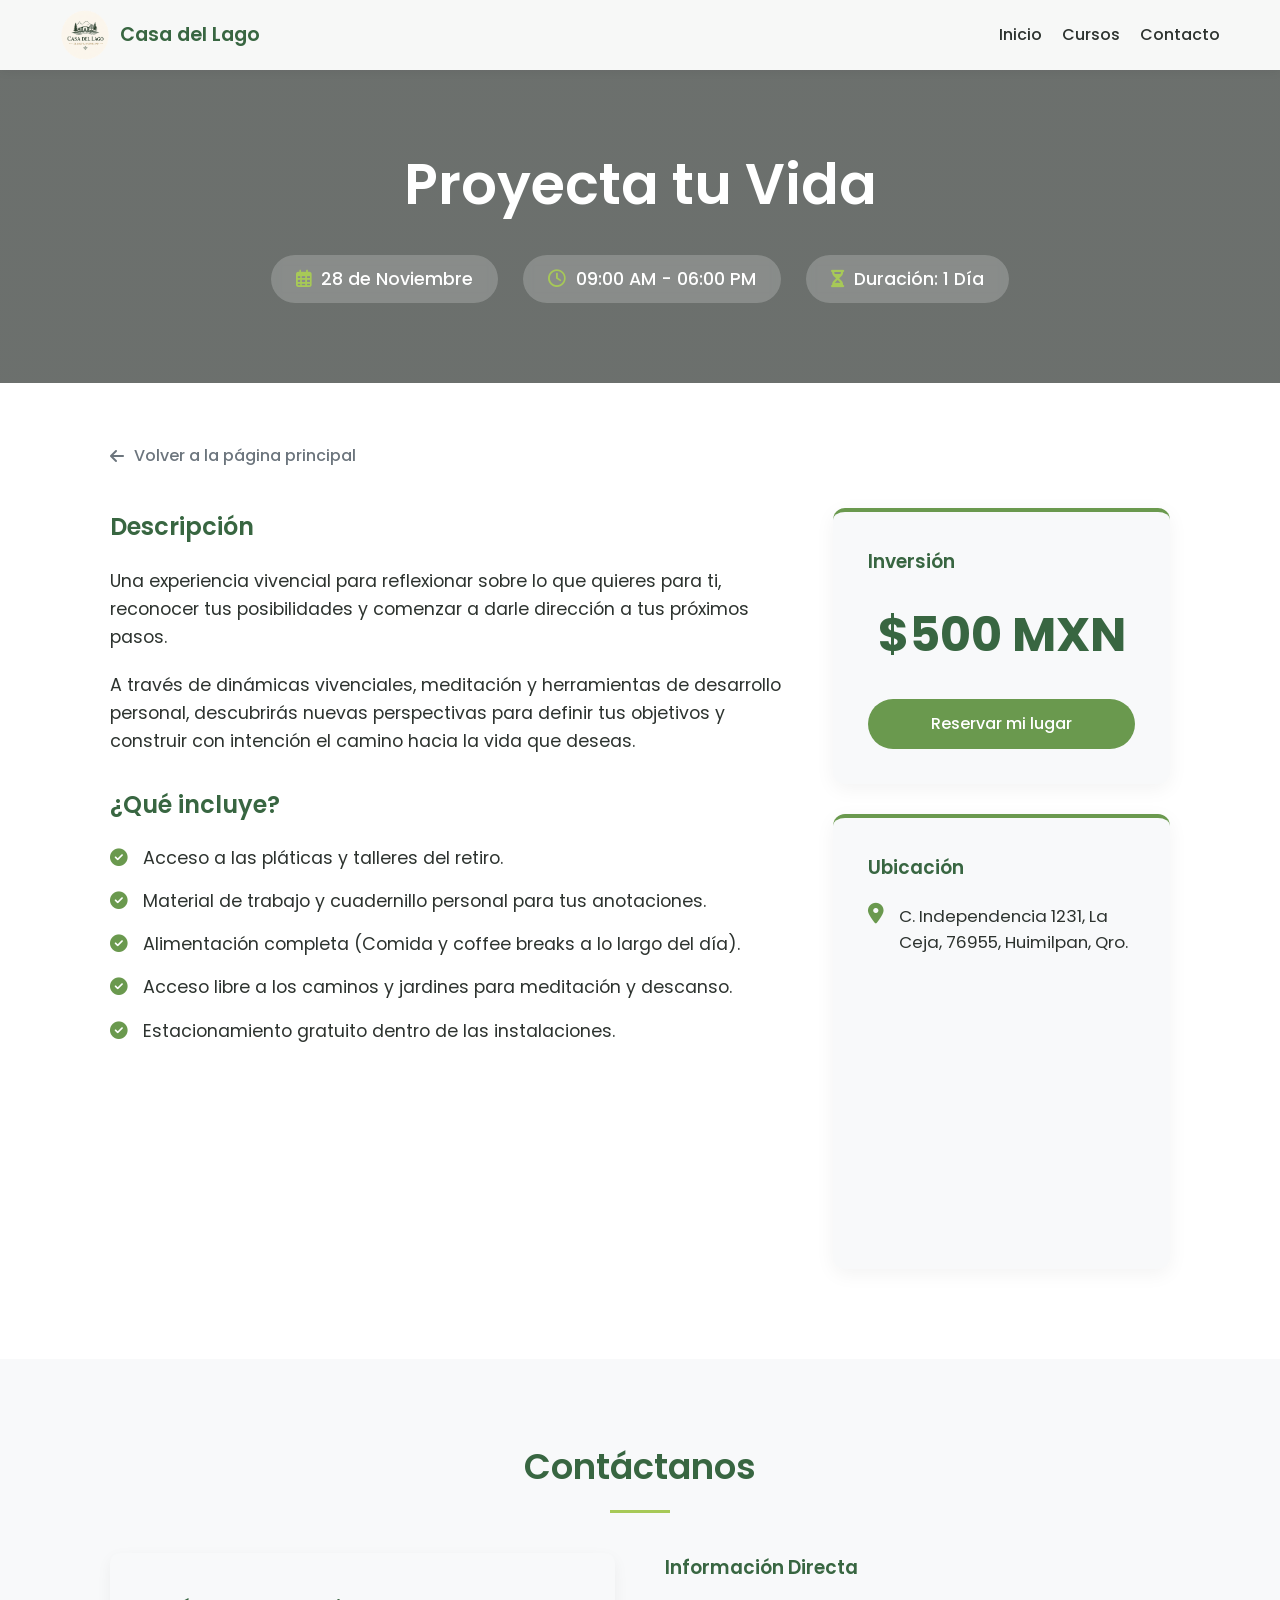
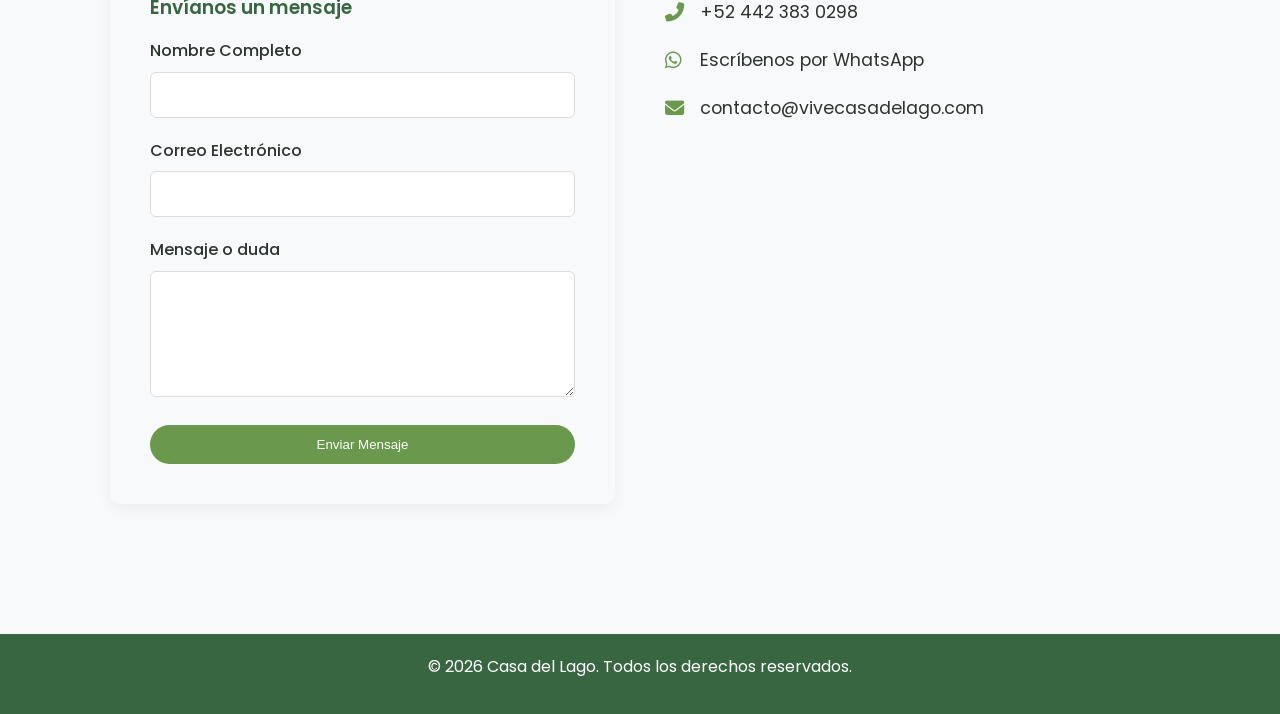
<file: curso-detalle.html>
<!DOCTYPE html>
<html lang="es">
<head>
    <meta charset="UTF-8">
    <meta name="viewport" content="width=device-width, initial-scale=1.0">
    <title>Detalle del Curso | Casa del Lago</title>
    <!-- Google Fonts: Poppins -->
    <link href="https://fonts.googleapis.com/css2?family=Poppins:wght@300;400;500;600;700&display=swap" rel="stylesheet">
    <!-- Font Awesome -->
    <link rel="stylesheet" href="https://cdnjs.cloudflare.com/ajax/libs/font-awesome/6.4.0/css/all.min.css">
    <link rel="stylesheet" href="css/styles.css">
    <style>
        /* Estilos específicos para la vista de detalles del curso */
        .curso-hero {
            padding: 140px 20px 80px;
            /* Imagen de fondo del curso */
            background: linear-gradient(rgba(45, 51, 47, 0.7), rgba(45, 51, 47, 0.7)), url('https://images.unsplash.com/photo-1593811167562-9cef47bfc4d7?ixlib=rb-4.0.3&auto=format&fit=crop&w=1200&q=80') no-repeat center center/cover;
            text-align: center;
            color: var(--bg-pure);
        }
        .curso-hero h1 {
            color: var(--bg-pure);
            font-size: 3.5rem;
            margin-bottom: 20px;
        }
        .curso-badges {
            display: flex;
            justify-content: center;
            gap: 25px;
            flex-wrap: wrap;
            margin-top: 25px;
        }
        .badge {
            background: rgba(255, 255, 255, 0.2);
            backdrop-filter: blur(5px);
            padding: 10px 25px;
            border-radius: 30px;
            font-weight: 500;
            font-size: 1.1rem;
            display: flex;
            align-items: center;
            gap: 10px;
        }
        .badge i {
            color: var(--light-green);
        }
        
        .curso-contenido {
            padding: 60px 0;
        }
        .btn-volver {
            display: inline-flex;
            align-items: center;
            gap: 10px;
            color: var(--text-light);
            font-weight: 500;
            margin-bottom: 40px;
            transition: color 0.3s;
        }
        .btn-volver:hover {
            color: var(--primary-green);
        }
        
        .curso-grid {
            display: grid;
            grid-template-columns: 2fr 1fr;
            gap: 50px;
        }
        .curso-descripcion h2, .curso-incluye h2, .sidebar-card h3 {
            color: var(--primary-green);
            margin-bottom: 20px;
        }
        .curso-descripcion p {
            font-size: 1.1rem;
            margin-bottom: 20px;
        }
        .lista-incluye {
            margin-top: 30px;
        }
        .lista-incluye li {
            margin-bottom: 15px;
            display: flex;
            align-items: flex-start;
            gap: 15px;
            font-size: 1.1rem;
        }
        .lista-incluye i {
            color: var(--secondary-green);
            margin-top: 5px;
        }

        .sidebar-card {
            background: var(--bg-white);
            padding: 35px;
            border-radius: 12px;
            box-shadow: 0 5px 20px rgba(0,0,0,0.05);
            margin-bottom: 30px;
            border-top: 4px solid var(--secondary-green);
        }
        .precio-destacado {
            font-size: 3rem;
            font-weight: 700;
            color: var(--primary-green);
            margin-bottom: 25px;
            text-align: center;
        }
        .ubicacion-texto {
            display: flex;
            gap: 15px;
            margin-bottom: 20px;
            font-size: 1.05rem;
        }
        .ubicacion-texto i {
            color: var(--secondary-green);
            font-size: 1.3rem;
        }
        .mapa-curso iframe {
            width: 100%;
            height: 250px;
            border-radius: 8px;
            border: none;
        }

        @media (max-width: 900px) {
            .curso-grid {
                grid-template-columns: 1fr;
            }
            .curso-hero h1 {
                font-size: 2.5rem;
            }
        }
    </style>
</head>
<body>

    <!-- Navegación -->
    <nav id="navbar" style="box-shadow: 0 2px 10px rgba(0,0,0,0.1);">
        <div class="nav-container">
            <div class="logo">
                <img src="./assets/logo_sf.png" alt="Logo Casa del Lago">
                <span>Casa del Lago</span>
            </div>
            <ul class="nav-links">
                <li><a href="index.html#inicio">Inicio</a></li>
                <li><a href="index.html#calendario">Cursos</a></li>
                <li><a href="#contacto">Contacto</a></li>
            </ul>
            <div class="hamburger">
                <i class="fas fa-bars"></i>
            </div>
        </div>
    </nav>

    <!-- Encabezado del Curso -->
    <header class="curso-hero">
        <div class="container">
            <h1>Proyecta tu Vida</h1>
            
            <div class="curso-badges">
                <div class="badge"><i class="far fa-calendar-alt"></i> 28 de Noviembre</div>
                <div class="badge"><i class="far fa-clock"></i> 09:00 AM - 06:00 PM</div>
                <div class="badge"><i class="fas fa-hourglass-half"></i> Duración: 1 Día</div>
            </div>
        </div>
    </header>

    <!-- Contenido Principal -->
    <section class="curso-contenido">
        <div class="container">
            <!-- Botón para ir atrás -->
            <a href="index.html" class="btn-volver">
                <i class="fas fa-arrow-left"></i> Volver a la página principal
            </a>

            <div class="curso-grid">
                <!-- Columna Izquierda: Detalles del Curso -->
                <div class="curso-detalles">
                    <div class="curso-descripcion">
                        <h2>Descripción</h2>
                        <p>Una experiencia vivencial para reflexionar sobre lo que quieres para ti, reconocer tus posibilidades y comenzar a darle dirección a tus próximos pasos.</p>
                        <p>A través de dinámicas vivenciales, meditación y herramientas de desarrollo personal, descubrirás nuevas perspectivas para definir tus objetivos y construir con intención el camino hacia la vida que deseas.</p>
                    </div>

                    <div class="curso-incluye lista-incluye">
                        <h2>¿Qué incluye?</h2>
                        <ul>
                            <li><i class="fas fa-check-circle"></i> Acceso a las pláticas y talleres del retiro.</li>
                            <li><i class="fas fa-check-circle"></i> Material de trabajo y cuadernillo personal para tus anotaciones.</li>
                            <li><i class="fas fa-check-circle"></i> Alimentación completa (Comida y coffee breaks a lo largo del día).</li>
                            <li><i class="fas fa-check-circle"></i> Acceso libre a los caminos y jardines para meditación y descanso.</li>
                            <li><i class="fas fa-check-circle"></i> Estacionamiento gratuito dentro de las instalaciones.</li>
                        </ul>
                    </div>
                </div>

                <!-- Columna Derecha: Sidebar con Costo y Ubicación -->
                <div class="curso-sidebar">
                    <div class="sidebar-card">
                        <h3>Inversión</h3>
                        <div class="precio-destacado">$500 MXN</div>
                        <a href="https://wa.me/524423830298" class="btn-primary btn-block" style="text-align: center;">Reservar mi lugar</a>
                    </div>

                    <div class="sidebar-card">
                        <h3>Ubicación</h3>
                        <div class="ubicacion-texto">
                            <i class="fas fa-map-marker-alt"></i>
                            <span>C. Independencia 1231, La Ceja, 76955, Huimilpan, Qro.</span>
                        </div>
                        <div class="mapa-curso">
                            <iframe src="https://www.google.com/maps/embed?pb=!1m17!1m12!1m3!1d3739.834804697147!2d-100.27777492476069!3d20.389699981104616!2m3!1f0!2f0!3f0!3m2!1i1024!2i768!4f13.1!3m2!1m1!2zMjDCsDIzJzIyLjkiTiAxMDDCsDE2JzMwLjciVw!5e0!3m2!1ses-419!2smx!4v1786908043036!5m2!1ses-419!2smx" allowfullscreen="" loading="lazy" referrerpolicy="no-referrer-when-downgrade"></iframe>
                        </div>
                    </div>
                </div>
            </div>
        </div>
    </section>

    <!-- Sección Contacto (Idéntica a index.html) -->
    <section id="contacto" class="section bg-light">
        <div class="container">
            <h2 class="section-title">Contáctanos</h2>
            <div class="contacto-grid">
                
                <div class="contacto-form">
                    <h3>Envíanos un mensaje</h3>
                    <form action="https://formspree.io/f/mljepojd" method="POST">
                        <div class="form-group">
                            <label for="nombre">Nombre Completo</label>
                            <input type="text" id="nombre" name="nombre" required>
                        </div>
                        <div class="form-group">
                            <label for="email">Correo Electrónico</label>
                            <input type="email" id="email" name="email" required>
                        </div>
                        <div class="form-group">
                            <label for="mensaje">Mensaje o duda</label>
                            <textarea id="mensaje" name="mensaje" rows="5" required></textarea>
                        </div>
                        <button type="submit" class="btn-primary btn-block">Enviar Mensaje</button>
                    </form>
                </div>

                <div class="contacto-info">
                    <h3>Información Directa</h3>
                    <ul class="info-list">
                        <li><i class="fas fa-phone-alt"></i><span>+52 442 383 0298</span></li>
                        <li><i class="fab fa-whatsapp"></i><a href="https://wa.me/524423830298" target="_blank">Escríbenos por WhatsApp</a></li>
                        <li><i class="fas fa-envelope"></i><a href="mailto:contacto@vivecasadelago.com">contacto@vivecasadelago.com</a></li>
                    </ul>
                </div>
            </div>
        </div>
    </section>

    <footer>
        <div class="container">
            <p>&copy; 2026 Casa del Lago. Todos los derechos reservados.</p>
        </div>
    </footer>

    <script src="js/script.js"></script>
</body>
</html>
</file>
<file: css/styles.css>
/* Variables */
:root {
    --primary-green: #386641;
    --secondary-green: #6a994e;
    --light-green: #a7c957;
    --bg-white: #f8f9fa;
    --bg-pure: #ffffff;
    --text-dark: #2d332f;
    --text-light: #6c757d;
    --font-main: 'Poppins', sans-serif;
}

* { margin: 0; padding: 0; box-sizing: border-box; }
body { font-family: var(--font-main); color: var(--text-dark); background-color: var(--bg-pure); line-height: 1.6; }
a { text-decoration: none; color: inherit; }
ul { list-style: none; }
h1, h2, h3, h4 { font-weight: 600; color: var(--primary-green); margin-bottom: 15px; }
p { margin-bottom: 15px; }

/* Botones */
.btn-primary { display: inline-block; background-color: var(--secondary-green); color: var(--bg-pure); padding: 12px 30px; border-radius: 30px; font-weight: 500; transition: background 0.3s ease, transform 0.2s ease; border: none; cursor: pointer; }
.btn-primary:hover { background-color: var(--primary-green); transform: translateY(-2px); color: white; }
.btn-outline { display: inline-block; border: 2px solid var(--secondary-green); color: var(--secondary-green); padding: 8px 20px; border-radius: 30px; font-weight: 500; transition: all 0.3s ease; }
.btn-outline:hover { background-color: var(--secondary-green); color: var(--bg-pure); }
.btn-block { display: block; width: 100%; }

/* Layouts */
.container { max-width: 1100px; margin: 0 auto; padding: 0 20px; }
.section { padding: 80px 0; }
.bg-light { background-color: var(--bg-white); }
.section-title { text-align: center; font-size: 2.2rem; margin-bottom: 40px; position: relative; }
.section-title::after { content: ''; display: block; width: 60px; height: 3px; background-color: var(--light-green); margin: 15px auto 0; }
.section-subtitle { text-align: center; margin-top: -20px; margin-bottom: 40px; color: var(--text-light); }

/* Navbar */
#navbar { position: fixed; top: 0; width: 100%; background-color: rgba(255, 255, 255, 0.95); box-shadow: 0 2px 10px rgba(0,0,0,0.05); z-index: 1000; transition: all 0.3s ease; }
.nav-container { display: flex; justify-content: space-between; align-items: center; padding: 10px 20px; max-width: 1200px; margin: 0 auto; }
.logo { display: flex; align-items: center; gap: 10px; }
.logo img { width: 50px; height: 50px; border-radius: 8px; object-fit: cover; }
.logo span { font-size: 1.2rem; font-weight: 600; color: var(--primary-green); }
.nav-links { display: flex; gap: 20px; }
.nav-links li a { font-weight: 500; transition: color 0.3s ease; }
.nav-links li a:hover { color: var(--secondary-green); }
.hamburger { display: none; font-size: 1.5rem; cursor: pointer; color: var(--primary-green); }

/* Hero */
.hero-section { background: linear-gradient(rgba(45, 51, 47, 0.6), rgba(45, 51, 47, 0.6)), url('../assets/portada1.png') no-repeat center center/cover; height: 100vh; display: flex; align-items: center; text-align: center; color: var(--bg-pure); }
.hero-content { max-width: 800px; margin: 0 auto; padding: 0 20px; }
.hero-content h1 { font-size: 3.5rem; color: var(--bg-pure); margin-bottom: 20px; }
.hero-content p { font-size: 1.2rem; margin-bottom: 30px; }

/* Nosotros */
.grid-3 { display: grid; grid-template-columns: repeat(auto-fit, minmax(300px, 1fr)); gap: 30px; }
.card { background: var(--bg-pure); padding: 30px; border-radius: 10px; box-shadow: 0 5px 15px rgba(0,0,0,0.05); text-align: center; border-bottom: 4px solid var(--secondary-green); transition: transform 0.3s ease; }
.card:hover { transform: translateY(-10px); }
.card-icon { font-size: 2.5rem; color: var(--light-green); margin-bottom: 20px; }
.valores-list { text-align: left; margin-top: 15px; }
.valores-list li { margin-bottom: 10px; }
.valores-list i { color: var(--secondary-green); margin-right: 10px; }

/* Fundador */
.fundador-content { display: flex; align-items: center; gap: 50px; }
.fundador-img { flex: 1; }
.fundador-img img { width: 100%; border-radius: 10px; box-shadow: 0 10px 20px rgba(0,0,0,0.1); }
.fundador-texto { flex: 1; }
.libros-section { margin-top: 30px; background: var(--bg-pure); padding: 20px; border-radius: 8px; border-left: 4px solid var(--secondary-green); }
.libros-list li { margin-bottom: 12px; display: flex; align-items: flex-start; gap: 10px; }
.libros-list i { color: var(--light-green); margin-top: 4px; }

/* Estado normal del enlace */
.enlace-libro {
  color: #333333; /* El color normal de tu texto (cámbialo según tu diseño) */
  text-decoration: none; /* Quita el subrayado por defecto si lo deseas */
  display: inline-block; /* Necesario para que el cambio de tamaño funcione correctamente */
  transition: all 0.3s ease; /* Hace que el cambio de color y tamaño sea suave (0.3 segundos) */
}

/* Estado cuando el cursor pasa por encima (hover) */
.enlace-libro:hover {
  color: #007BFF; /* Cambia al color que desees (ej. un azul clásico de enlace) */
  transform: scale(1.05); /* Aumenta el tamaño un 5%. Es mejor que usar font-size para evitar que el texto "salte" */
}

/* Opcional: Para darle estilo también al icono del libro en hover */
.enlace-libro:hover i {
  color: #ff9900; /* Cambia el color del icono (ej. color naranja de Amazon) */
}

/* Galería (NUEVO) */
.galeria-grid { display: grid; grid-template-columns: repeat(auto-fit, minmax(300px, 1fr)); gap: 20px; }
.galeria-img { width: 100%; height: 250px; object-fit: cover; border-radius: 10px; transition: transform 0.4s ease, box-shadow 0.4s ease; cursor: pointer; }
.galeria-img:hover { transform: scale(1.03); box-shadow: 0 15px 30px rgba(0,0,0,0.15); }

/* Calendario / Cursos (ACTUALIZADO) */
.calendario-lista { max-width: 900px; margin: 0 auto; }
.curso-item { display: flex; align-items: center; background: var(--bg-pure); margin-bottom: 25px; padding: 20px; border-radius: 10px; box-shadow: 0 3px 10px rgba(0,0,0,0.05); transition: transform 0.2s ease, box-shadow 0.2s ease; }
.curso-item:hover { transform: translateY(-5px); box-shadow: 0 8px 20px rgba(0,0,0,0.1); }

.curso-img { flex: 0 0 180px; height: 140px; margin-right: 25px; border-radius: 8px; overflow: hidden; }
.curso-img img { width: 100%; height: 100%; object-fit: cover; transition: transform 0.5s ease; }
.curso-item:hover .curso-img img { transform: scale(1.1); }

.curso-fecha { flex: 0 0 80px; text-align: center; background: var(--primary-green); color: var(--bg-pure); padding: 15px 10px; border-radius: 8px; margin-right: 20px; }
.curso-fecha .dia { display: block; font-size: 1.8rem; font-weight: 700; line-height: 1; }
.curso-fecha .mes { font-size: 0.9rem; text-transform: uppercase; letter-spacing: 1px; }

.curso-info { flex: 1; }
.curso-info h3 { margin-bottom: 5px; font-size: 1.3rem; }
.curso-info p { margin-bottom: 0; color: var(--text-light); }

.curso-accion { flex: 0 0 120px; text-align: right; margin-left: 20px; }

/* Contacto */
.contacto-grid { display: grid; grid-template-columns: 1fr 1fr; gap: 50px; margin-bottom: 50px; }
.contacto-form { background: var(--bg-white); padding: 40px; border-radius: 10px; box-shadow: 0 5px 15px rgba(0,0,0,0.05); }
.form-group { margin-bottom: 20px; }
.form-group label { display: block; margin-bottom: 8px; font-weight: 500; }
.form-group input, .form-group textarea { width: 100%; padding: 12px; border: 1px solid #ddd; border-radius: 6px; font-family: var(--font-main); }
.form-group input:focus, .form-group textarea:focus { outline: none; border-color: var(--secondary-green); }
.info-list li { display: flex; align-items: center; gap: 15px; margin-bottom: 20px; font-size: 1.1rem; }
.info-list i { color: var(--secondary-green); font-size: 1.2rem; width: 20px; }
.info-list a:hover { color: var(--primary-green); text-decoration: underline; }
.mapa-container { margin-top: 30px; border-radius: 10px; overflow: hidden; }

/* =========================================
   SECCIÓN MEDIA / PODCAST
   ========================================= */
.media-grid {
    display: grid;
    grid-template-columns: repeat(auto-fit, minmax(320px, 1fr));
    gap: 40px;
    margin-top: 30px;
}

.media-card {
    background: var(--bg-pure);
    padding: 30px;
    border-radius: 12px;
    box-shadow: 0 5px 20px rgba(0,0,0,0.05);
    border-top: 4px solid var(--secondary-green);
    transition: transform 0.3s ease;
}

.media-card:hover {
    transform: translateY(-5px);
}

.media-card h3 {
    display: flex;
    align-items: center;
    gap: 10px;
    font-size: 1.4rem;
    color: var(--text-dark);
}

.media-card p {
    color: var(--text-light);
    margin-bottom: 20px;
    font-size: 0.95rem;
}

/* Contenedores responsivos para los iframes */
.iframe-container {
    position: relative;
    width: 100%;
    border-radius: 12px;
    overflow: hidden;
}

/* Mantener proporción 16:9 para YouTube */
.video-container {
    padding-bottom: 56.25%; 
    height: 0;
}

.video-container iframe {
    position: absolute;
    top: 0;
    left: 0;
    width: 100%;
    height: 100%;
    border-radius: 8px;
}

/* Spotify tiene una altura fija definida en su propio iframe, 
   así que solo aseguramos que tome el ancho completo */
.spotify-container iframe {
    width: 100%;
}


/* --- REDES SOCIALES DESTACADAS (NUEVA SECCIÓN) --- */
.redes-destacadas {
    background: var(--bg-white);
    padding: 40px;
    border-radius: 12px;
    text-align: center;
    box-shadow: 0 5px 15px rgba(0,0,0,0.03);
    border-top: 4px solid var(--primary-green);
}

.redes-destacadas h3 {
    margin-bottom: 10px;
    font-size: 1.8rem;
}

.redes-destacadas p {
    color: var(--text-light);
    margin-bottom: 30px;
    max-width: 600px;
    margin-left: auto;
    margin-right: auto;
}

.redes-iconos-grandes {
    display: flex;
    justify-content: center;
    flex-wrap: wrap;
    gap: 20px;
}

.red-btn {
    display: flex;
    align-items: center;
    gap: 10px;
    padding: 12px 25px;
    border-radius: 50px;
    font-weight: 500;
    font-size: 1.1rem;
    color: var(--text-dark);
    background: var(--bg-pure);
    box-shadow: 0 4px 10px rgba(0,0,0,0.08);
    transition: all 0.3s ease;
    border: 1px solid #eee;
}

.red-btn i {
    font-size: 1.4rem;
}

/* Colores de marca en hover */
.red-btn.instagram:hover {
    background: #E1306C;
    color: white;
    border-color: #E1306C;
}

.red-btn.facebook:hover {
    background: #1877F2;
    color: white;
    border-color: #1877F2;
}

.red-btn.whatsapp:hover {
    background: #25D366;
    color: white;
    border-color: #25D366;
}

.red-btn.tiktok:hover {
    background: #000000;
    color: white;
    border-color: #000000;
}

.red-btn.youtube:hover {
    background: #FF0000;
    color: white;
    border-color: #FF0000;
}

.red-btn.spotify:hover {
    background: #1DB954;
    color: white;
    border-color: #1DB954;
}

/* Footer */
footer { background: var(--primary-green); color: var(--bg-pure); text-align: center; padding: 20px 0; }

/* Responsive */
@media (max-width: 900px) {
    .fundador-content { flex-direction: column; }
    .contacto-grid { grid-template-columns: 1fr; }
}

@media (max-width: 768px) {
    .nav-links { display: none; flex-direction: column; position: absolute; top: 70px; left: 0; width: 100%; background: var(--bg-pure); box-shadow: 0 5px 10px rgba(0,0,0,0.1); padding: 20px 0; text-align: center; }
    .nav-links.active { display: flex; }
    .hamburger { display: block; }
    .hero-content h1 { font-size: 2.5rem; }
    
    .curso-item { flex-direction: column; text-align: center; }
    .curso-img { margin-right: 0; margin-bottom: 15px; width: 100%; flex: auto; height: 200px; }
    .curso-fecha { margin-right: 0; margin-bottom: 15px; width: 100px; }
    .curso-accion { margin-left: 0; margin-top: 15px; text-align: center; }
}
/* =========================================
   CARRUSEL DE GALERÍA
   ========================================= */

.galeria-carrusel {
    position: relative;
    width: 100%;
    margin-top: 35px;
}

.galeria-ventana {
    width: 100%;
    overflow: hidden;
}

.galeria-track {
    display: flex;
    transition: transform 0.5s ease;
}

.galeria-pagina {
    min-width: 100%;
    display: grid;
    grid-template-columns: repeat(3, 1fr);
    gap: 20px;
}

/* Fotos */

.galeria-pagina .galeria-img {
    width: 100%;
    height: 250px;
    object-fit: cover;
    border-radius: 12px;
    display: block;
    transition: transform 0.3s ease;
}

.galeria-pagina .galeria-img:hover {
    transform: scale(1.02);
}

/* Flechas */

.galeria-flecha {
    position: absolute;
    top: 50%;
    transform: translateY(-50%);
    width: 45px;
    height: 45px;
    border: none;
    border-radius: 50%;
    background: rgba(49, 93, 59, 0.9);
    color: white;
    cursor: pointer;
    z-index: 10;

    display: flex;
    align-items: center;
    justify-content: center;

    font-size: 16px;
    transition: 0.3s;
}

.galeria-flecha:hover {
    background: #6b9f4e;
    transform: translateY(-50%) scale(1.08);
}

.galeria-flecha.izquierda {
    left: -22px;
}

.galeria-flecha.derecha {
    right: -22px;
}

.galeria-flecha:disabled {
    opacity: 0.3;
    cursor: default;
}

/* Celular */

@media (max-width: 768px) {

    .galeria-pagina {
        grid-template-columns: repeat(2, 1fr);
        gap: 12px;
    }

    .galeria-pagina .galeria-img {
        height: 180px;
    }

    .galeria-flecha.izquierda {
        left: 5px;
    }

    .galeria-flecha.derecha {
        right: 5px;
    }
}
</file>
